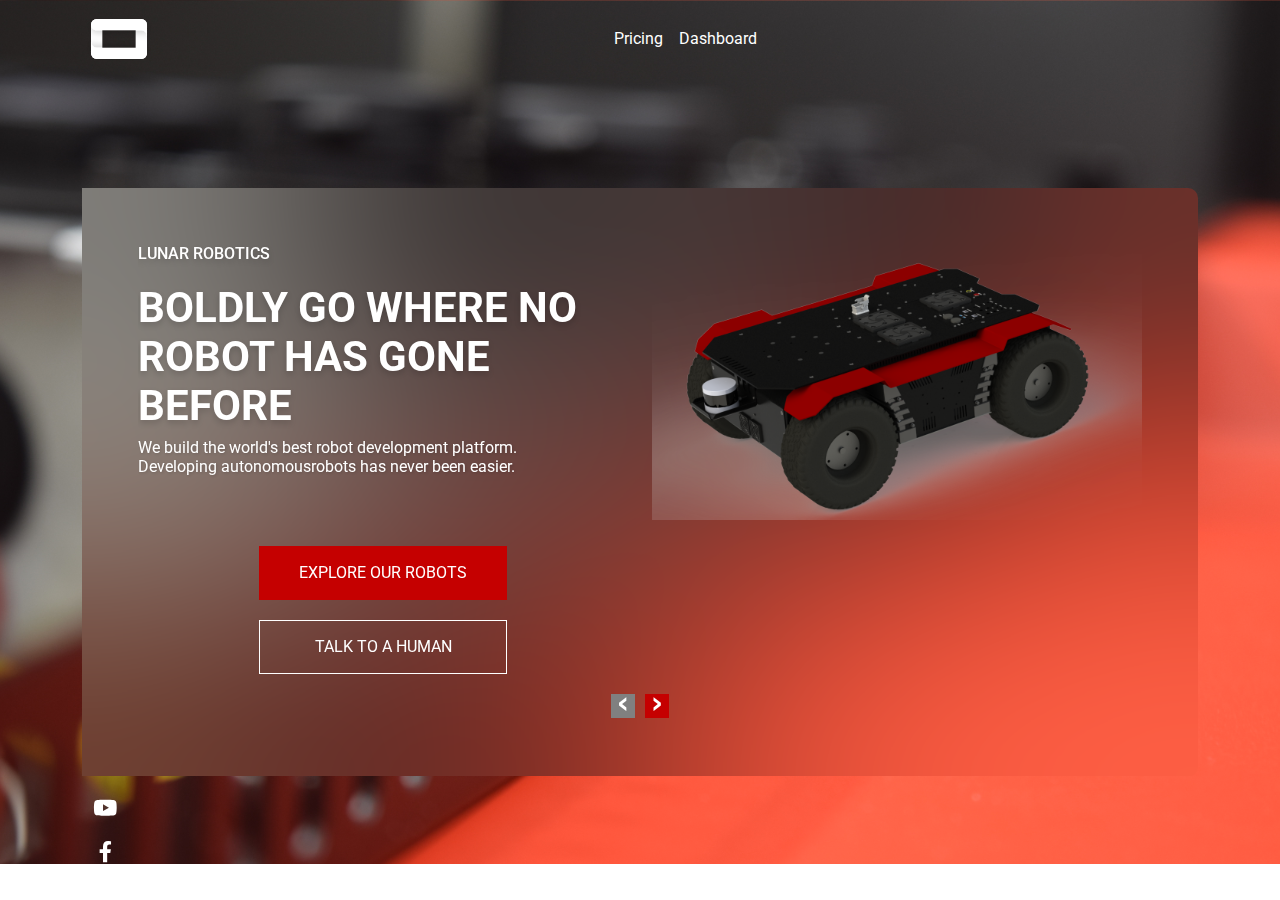
<file: index.html>
<!DOCTYPE html>
<html lang="en">

<head>
    <meta charset="UTF-8">
    <meta http-equiv="X-UA-Compatible" content="IE=edge">
    <meta name="viewport" content="width=device-width, initial-scale=1.0">
    <title>Home Page</title>
    <link rel="icon" type="image/jpg" href="assets/images/lunar-logo-vertical.jpg" />
    <link rel="stylesheet" href="assets/css/vendors/all.min.css" />
    <link rel="stylesheet" href="assets/css/vendors/bootstrap.min.css" />
    <link rel="stylesheet" href="assets/css/vendors/owl.css" />
    <link href="https://fonts.googleapis.com/css2?family=Roboto:wght@400;500;700;900&display=swap" rel="stylesheet" />
    <link rel="stylesheet" href="assets/css/main.css" />
</head>

<body>
    <section class="home">
        <nav class="navbar navbar-expand-lg navbar-light">
            <div class="container">
                <a class="navbar-brand" href="index.html">
                    <img src="assets//images/lunar-logo.svg" alt="Logo">
                </a>
                <button class="navbar-toggler" type="button" data-bs-toggle="collapse"
                    data-bs-target="#navbarSupportedContent" aria-controls="navbarSupportedContent"
                    aria-expanded="false" aria-label="Toggle navigation">
                    <span class="navbar-toggler-icon"></span>
                </button>
                <div class="collapse navbar-collapse" id="navbarSupportedContent">
                    <ul class="navbar-nav me-auto mb-2 mb-lg-0">
                        <li class="nav-item">
                            <a class="nav-link" aria-current="page" href="pricing.html">Pricing</a>
                        </li>
                        <li class="nav-item">
                            <a class="nav-link" href="dashboard.html">Dashboard</a>
                        </li>
                    </ul>
                </div>
            </div>
        </nav>
        <div class="home-body">
            <div class="container">
                <div class="body-info">
                    <div class="owl-carousel">
                        <div class="item">
                            <div class="row">
                                <div class="col-12 col-lg-6">
                                    <div class="info">
                                        <div class="text-uppercase title">lunar robotics</div>
                                        <h1 class="text-uppercase">boldly go where no robot has gone before</h1>
                                        <p class="lead">
                                            We build the world's best robot development platform.
                                        </p>
                                        <p class="lead">
                                            Developing autonomousrobots has never been easier.
                                        </p>
                                        <div class="btns">
                                            <button class="text-uppercase">
                                                explore our robots
                                            </button>
                                            <button class="text-uppercase">
                                                talk to a human
                                            </button>
                                        </div>
                                    </div>
                                </div>
                                <div class="d-none d-lg-block col-lg-6">
                                    <div>
                                        <img src="assets/images/503.png" alt="Robot">
                                    </div>
                                </div>
                            </div>
                        </div>
                        <div class="item">
                            <div class="row">
                                <div class="col-12 col-lg-6">
                                    <div class="info">
                                        <div class="text-uppercase title">lunar robotics</div>
                                        <h1 class="text-uppercase">boldly go where no robot has gone before</h1>
                                        <p class="lead">
                                            We build the world's best robot development platform.
                                        </p>
                                        <p class="lead">
                                            Developing autonomousrobots has never been easier.
                                        </p>
                                        <div class="btns">
                                            <button class="text-uppercase">
                                                explore our robots
                                            </button>
                                            <button class="text-uppercase">
                                                talk to a human
                                            </button>
                                        </div>
                                    </div>
                                </div>
                                <div class="d-none d-lg-block col-lg-6">
                                    <div>
                                        <img src="assets/images/503.png" alt="Robot">
                                    </div>
                                </div>
                            </div>
                        </div>
                        <div class="item">
                            <div class="row">
                                <div class="col-12 col-lg-6">
                                    <div class="info">
                                        <div class="text-uppercase title">lunar robotics</div>
                                        <h1 class="text-uppercase">boldly go where no robot has gone before</h1>
                                        <p class="lead">
                                            We build the world's best robot development platform.
                                        </p>
                                        <p class="lead">
                                            Developing autonomousrobots has never been easier.
                                        </p>
                                        <div class="btns">
                                            <button class="text-uppercase">
                                                explore our robots
                                            </button>
                                            <button class="text-uppercase">
                                                talk to a human
                                            </button>
                                        </div>
                                    </div>
                                </div>
                                <div class="d-none d-lg-block col-lg-6">
                                    <div>
                                        <img src="assets/images/503.png" alt="Robot">
                                    </div>
                                </div>
                            </div>
                        </div>
                    </div>
                </div>
            </div>
        </div>
        <div class="social-media">
            <div class="container">
                <div class="youtube">
                    <a href="https://www.youtube.com" target="_blank">
                        <i class="fab fa-youtube fa-fw fa-lg"></i>
                    </a>
                </div>
                <div class="fb">
                    <a href="https://www.facebook.com" target="_blank">
                        <i class="fab fa-facebook-f fa-fw fa-lg"></i>
                    </a>
                </div>
            </div>
        </div>
    </section>
    <script src="assets/js/vendors/jquery.min.js"></script>
    <script src="assets/js/vendors/plugins.js"></script>
    <script src="assets/js/main.js"></script>
</body>

</html>
</file>
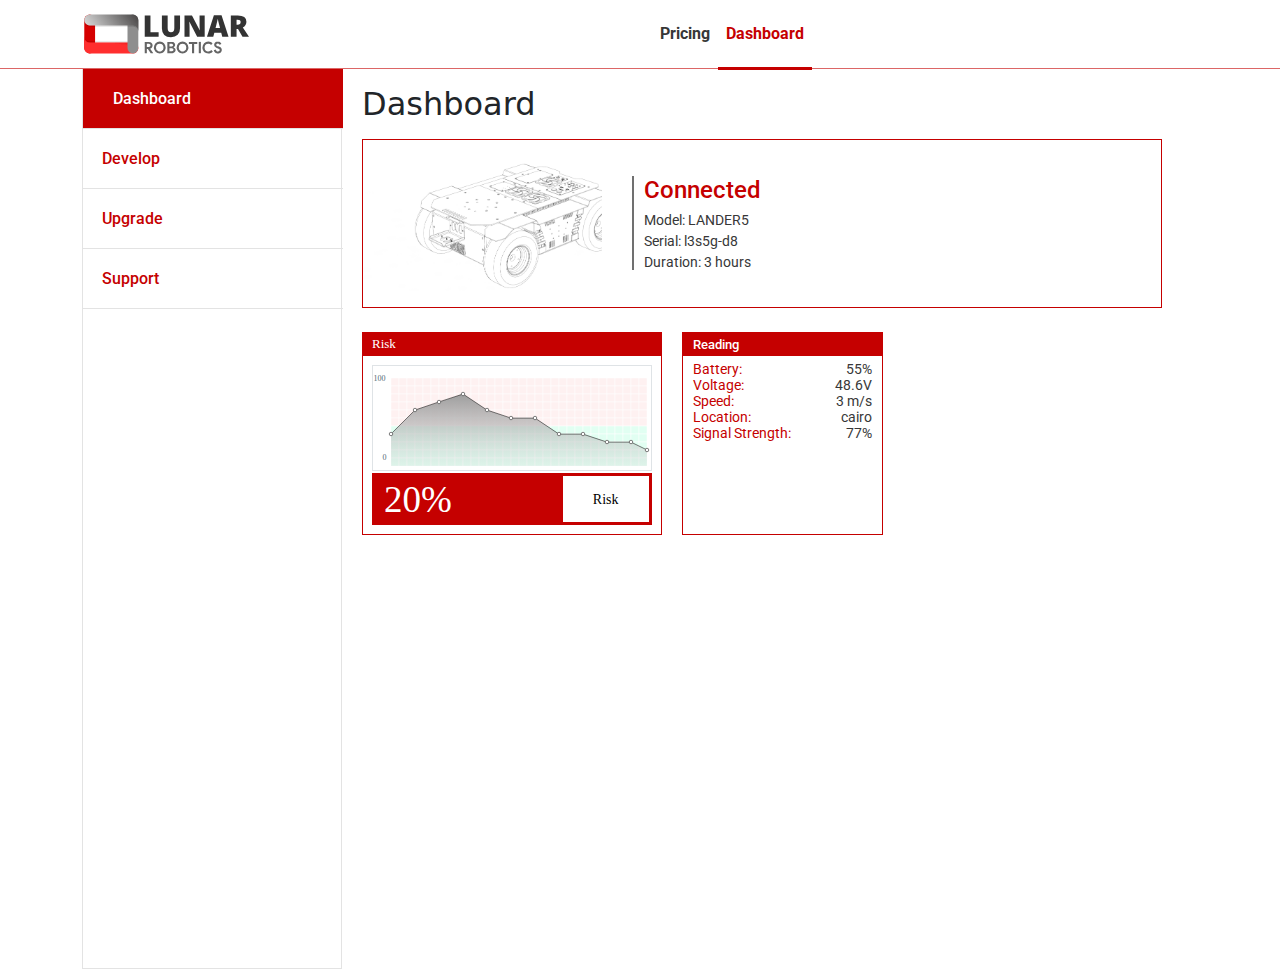
<file: dashboard.html>
<!DOCTYPE html>
<html lang="en">
<head>
    <meta charset="UTF-8">
    <meta http-equiv="X-UA-Compatible" content="IE=edge">
    <meta name="viewport" content="width=device-width, initial-scale=1.0">
    <title>Dashboard</title>
    <link rel="icon" type="image/jpg" href="assets/images/lunar-logo-vertical.jpg" />
    <link rel="stylesheet" href="assets/css/vendors/all.min.css" />
    <link rel="stylesheet" href="assets/css/vendors/bootstrap.min.css" />
    <link href="https://fonts.googleapis.com/css2?family=Roboto:wght@400;500;700;900&display=swap" rel="stylesheet" />
    <link rel="stylesheet" href="assets/css/main.css" />
</head>
<body>
    <nav class="navbar navbar-expand-lg navbar-light dashboard">
        <div class="container">
            <a class="navbar-brand" href="index.html">
                <img src="assets//images/lunar-logo-light.svg" alt="Logo">
            </a>
            <button class="navbar-toggler" type="button" data-bs-toggle="collapse"
                data-bs-target="#navbarSupportedContent" aria-controls="navbarSupportedContent"
                aria-expanded="false" aria-label="Toggle navigation">
                <span class="navbar-toggler-icon"></span>
            </button>
            <div class="collapse navbar-collapse" id="navbarSupportedContent">
                <ul class="navbar-nav me-auto mb-2 mb-lg-0">
                    <li class="nav-item">
                        <a class="nav-link" aria-current="page" href="pricing.html">Pricing</a>
                    </li>
                    <li class="nav-item">
                        <a class="nav-link active" href="dashboard.html">Dashboard</a>
                    </li>
                </ul>
            </div>
        </div>
    </nav>
    <section class="dashboard-body">
        <div class="container">
            <div class="dashboard-content">
                <div class="sidebar">
                    <ul class="list-unstyled">
                        <li class="text-capitalize active">dashboard</li>
                        <li class="text-capitalize">develop</li>
                        <li class="text-capitalize">upgrade</li>
                        <li class="text-capitalize">support</li>
                    </ul>
                    <div class="icon-change">
                        <i class="fas fa-exchange-alt fa-fw fa-lg"></i>
                    </div>
                </div>
                <div class="content">
                    <h2 class="text-capitalize title my-3">dashboard</h2>
                    <div class="status py-3">
                        <img src="assets/images/Web-1366–7.svg" alt="Robot" />
                        <div class="info">
                            <h3 class="state text-capitalize">connected</h3>
                            <ul class="list-unstyled">
                                <li>Model: LANDER5</li>
                                <li>Serial: l3s5g-d8</li>
                                <li>Duration: 3 hours</li>
                            </ul>
    
                        </div>
                    </div>
                    <div class="statistics mt-4">
                        <img src="assets/images/Graph.svg" alt="Graph" />
                        <div class="statics">
                            <div class="title text-capitalize">reading</div>
                            <ul class="list-unstyled">
                                <li>
                                    <span class="text-capitalize">battery:</span>
                                    <span>55%</span>
                                </li>
                                <li>
                                    <span class="text-capitalize">voltage:</span>
                                    <span>48.6V</span>
                                </li>
                                <li>
                                    <span class="text-capitalize">speed:</span>
                                    <span>3 m/s</span>
                                </li>
                                <li>
                                    <span class="text-capitalize">location:</span>
                                    <span>cairo</span>
                                </li>
                                <li>
                                    <span class="text-capitalize">signal strength:</span>
                                    <span>77%</span>
                                </li>
                            </ul>
                        </div>
                    </div>
                </div>
            </div>
        </div>
    </section>
    <script src="assets/js/vendors/jquery.min.js"></script>
    <script src="assets/js/vendors/plugins.js"></script>
    <script src="assets/js/main.js"></script>
</body>
</html>
</file>
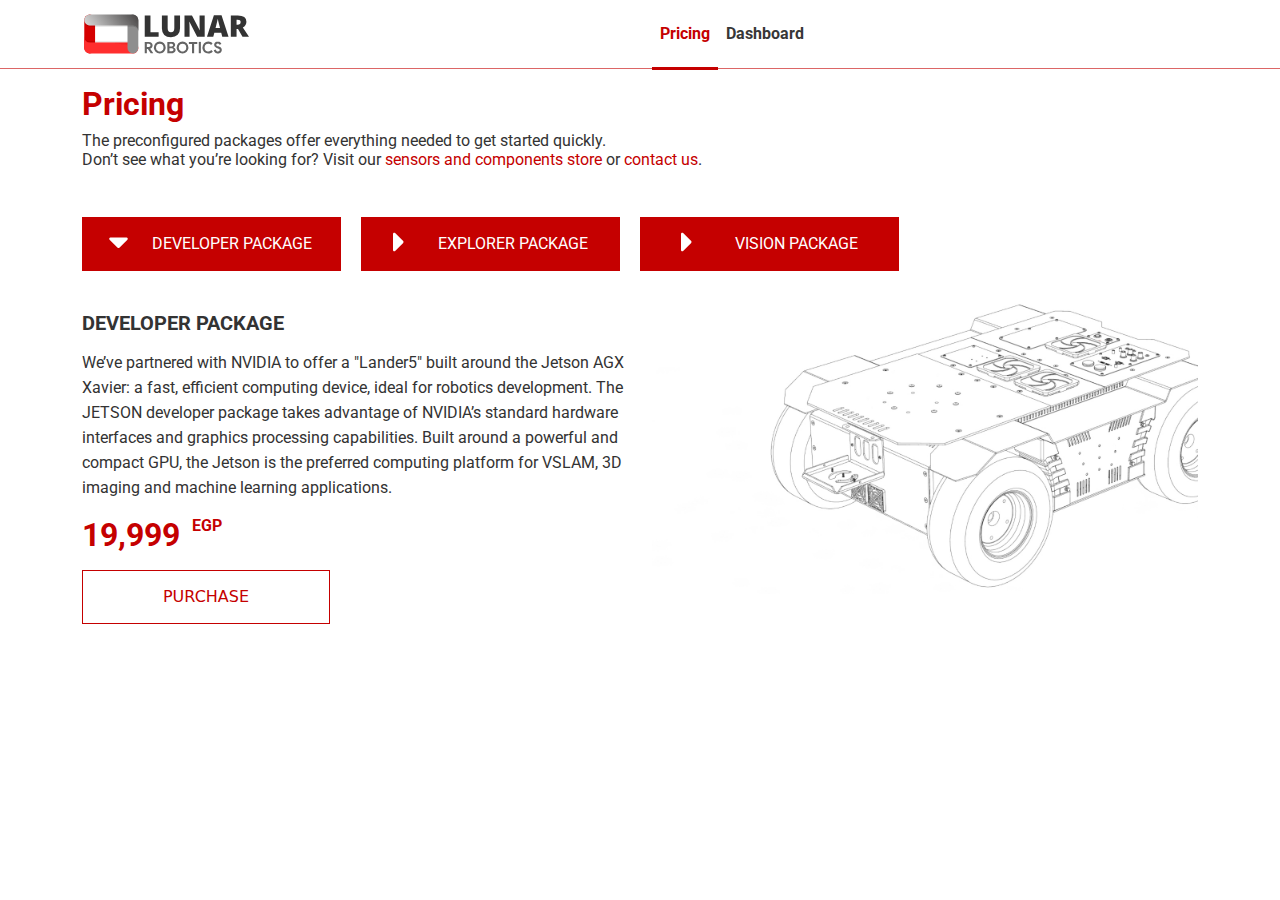
<file: pricing.html>
<!DOCTYPE html>
<html lang="en">
<head>
    <meta charset="UTF-8">
    <meta http-equiv="X-UA-Compatible" content="IE=edge">
    <meta name="viewport" content="width=device-width, initial-scale=1.0">
    <title>Pricing Page</title>
    <link rel="icon" type="image/jpg" href="assets/images/lunar-logo-vertical.jpg" />
    <link rel="stylesheet" href="assets/css/vendors/all.min.css" />
    <link rel="stylesheet" href="assets/css/vendors/bootstrap.min.css" />
    <link href="https://fonts.googleapis.com/css2?family=Roboto:wght@400;500;700;900&display=swap" rel="stylesheet" />
    <link rel="stylesheet" href="assets/css/main.css" />
</head>
<body>
    <nav class="navbar navbar-expand-lg navbar-light dashboard">
        <div class="container">
            <a class="navbar-brand" href="index.html">
                <img src="assets//images/lunar-logo-light.svg" alt="Logo">
            </a>
            <button class="navbar-toggler" type="button" data-bs-toggle="collapse"
                data-bs-target="#navbarSupportedContent" aria-controls="navbarSupportedContent"
                aria-expanded="false" aria-label="Toggle navigation">
                <span class="navbar-toggler-icon"></span>
            </button>
            <div class="collapse navbar-collapse" id="navbarSupportedContent">
                <ul class="navbar-nav me-auto mb-2 mb-lg-0">
                    <li class="nav-item">
                        <a class="nav-link active" aria-current="page" href="pricing.html">Pricing</a>
                    </li>
                    <li class="nav-item">
                        <a class="nav-link" href="dashboard.html">Dashboard</a>
                    </li>
                </ul>
            </div>
        </div>
    </nav>
    <section class="price-body">
        <div class="container">
            <div class="price-info">
                <h2 class="title text-capitalize mt-3">pricing</h2>
                <p class="lead">The preconfigured packages offer everything needed to get started quickly.</p> 
                <p>Don’t see what you’re looking for? Visit our <span>sensors and components store</span> or <span>contact us</span>.</p>
            </div>
            <div class="price-content mt-5">
                <ul class="list-unstyled">
                    <li data-content=".developer">
                        <div class="right-arrow active">
                            <i class="fas fa-caret-right fa-2x"></i>
                        </div>
                        <span class="text-uppercase">developer package</span>
                    </li>
                    <li data-content=".explorer">
                        <div class="right-arrow">
                            <i class="fas fa-caret-right fa-2x"></i>
                        </div>
                        <span class="text-uppercase">explorer package</span>
                    </li>
                    <li data-content=".vision">
                        <div class="right-arrow">
                            <i class="fas fa-caret-right fa-2x"></i>
                        </div>
                        <span class="text-uppercase">vision package</span>
                    </li>
                </ul>
                <div class="items">
                    <div class="item developer">
                        <div class="row">
                            <div class="col-12 col-md-6">
                                <div class="info">
                                    <div class="title text-uppercase mt-4">developer package</div>
                                    <p>We’ve partnered with NVIDIA to offer a "Lander5" built around the Jetson AGX Xavier: a fast, efficient computing device, ideal for robotics development. The JETSON developer package takes advantage of NVIDIA’s standard hardware interfaces and graphics processing capabilities. Built around a powerful and compact GPU, the Jetson is the preferred computing platform for VSLAM, 3D imaging and machine learning applications.</p>
                                    <div class="price mb-3">
                                        19,999
                                        <span class="text-uppercase">egp</span>
                                    </div>
                                    <button class="text-uppercase">purchase</button>
                                </div>
                            </div>
                            <div class="col-12 col-md-6">
                                <img src="assets/images/Web-1366–7.svg" alt="Robot">
                            </div>
                        </div>
                    </div>
                    <div class="item explorer">
                        <div class="row">
                            <div class="col-12 col-md-6">
                                <div class="info">
                                    <div class="title text-uppercase mt-4">explorer package</div>
                                    <p>The Lander5 Explorer Package is designed for basic autonomous operation in both indoor and outdoor environments. Applications range from GPS waypoint navigation with laser-based collision avoidance, to indoor mapping and path planning. A powerful Mini-ITX computer system comes pre-installed with Linux and ROS; all component ROS drivers are installed and pre-configured.</p>
                                    <div class="price mb-3">
                                        24,999
                                        <span class="text-uppercase">egp</span>
                                    </div>
                                    <button class="text-uppercase">purchase</button>
                                </div>
                            </div>
                            <div class="col-12 col-md-6">
                                <img src="assets/images/503.png" alt="Robot">
                            </div>
                        </div>
                    </div>
                    <div class="item vision">
                        <div class="row">
                            <div class="col-12 col-md-6">
                                <div class="info">
                                    <div class="title text-uppercase mt-4">vision package</div>
                                    <p>The Lander5 Vision Package includes two front-facing FLIR Blackfly cameras for stereo vision, an upgraded GPU graphics card and a high performance computer. This package comes with a pre-installed CUDA toolkit, and is fully supported with ROS, RViz (visualization), and Gazebo (simulator).</p>
                                    <div class="price mb-3">
                                        29,999
                                        <span class="text-uppercase">egp</span>
                                    </div>
                                    <button class="text-uppercase">purchase</button>
                                </div>
                            </div>
                            <div class="col-12 col-md-6">
                                <img src="assets/images/602.JPG" alt="Robot">
                            </div>
                        </div>
                    </div>
                </div>
            </div>
        </div>

    </section>
    <script src="assets/js/vendors/jquery.min.js"></script>
    <script src="assets/js/vendors/plugins.js"></script>
    <script src="assets/js/main.js"></script>
</body>
</html>
</file>
<file: assets/css/main.css>
/* Start Global Code */
* {
    box-sizing: border-box;
}
:root {
    --mainColor: #C50000;
    --white: #fff;
    --grey: #00000029;
    --darkGrey:#373737;
    --dark: #333333;
}
img {
    max-width: 100%;
}
.move-side {
    left: 0 !important;
}
/* End Global Code */
/* Start Common Code */
.navbar-light .navbar-nav .nav-link:hover,
nav.dashboard .navbar-nav .nav-item .nav-link:hover,
nav.dashboard .navbar-nav .nav-item .nav-link.active,
.dashboard-body .dashboard-content .sidebar ul li,
.dashboard-body .dashboard-content .content .status .info .state,
.dashboard-body .dashboard-content .content .statistics .statics ul li span:first-child,
.price-body .price-info .title,
.price-body .price-info p span,
.price-body .price-content .items .item .info .price,
.price-body .price-content .items .item .info button {
    color: var(--mainColor);
}
.navbar-light .navbar-nav .nav-link,
.home-body,
.home-body .info .btns button,
.home .social-media a,
.dashboard-body .dashboard-content .sidebar ul li:hover,
.dashboard-body .dashboard-content .sidebar ul li.active,
.dashboard-body .dashboard-content .content .statistics .statics .title,
.price-body .price-content ul li,
.price-body .price-content .items .item .info button:hover {
    color: var(--white);
}

.dashboard-body .dashboard-content .content .status .info ul li,
nav.dashboard .navbar-nav .nav-item .nav-link,
.dashboard-body .dashboard-content .content .statistics .statics ul li span:last-child {
    color: var(--darkGrey);
}
.price-body .price-info p,
.price-body .price-content .items .item .info .title {
    color: var(--dark);
}
.home-body .info .btns button:first-child,
.owl-carousel .owl-nav button.owl-prev,
.owl-carousel .owl-nav button.owl-next,
.owl-carousel button.owl-dot,
.dashboard-body .dashboard-content .sidebar ul li:hover,
.dashboard-body .dashboard-content .sidebar ul li.active,
.dashboard-body .dashboard-content .content .statistics .statics .title,
.price-body .price-content ul li,
.price-body .price-content .items .item .info button:hover {
    background-color: var(--mainColor);
}
.home-body .info p,
.home-body .info .btns button,
.price-body .price-info p,
.price-body .price-content ul li span,
.price-body .price-content .items .item .info p {
    font: 400 16px 'Roboto', sans-serif;
}
.home-body .info .title,
.dashboard-body .dashboard-content .sidebar ul li {
    font: 500 16px 'Roboto', sans-serif;
}
.dashboard-body .dashboard-content .content .status .info ul li,
.dashboard-body .dashboard-content .content .statistics .statics ul li span:first-child,
.dashboard-body .dashboard-content .content .statistics .statics ul li span:last-child {
    font: 400 14px 'Roboto', sans-serif;
}
.price-body .price-info .title,
.price-body .price-content .items .item .info .price {
    font: 700 32px 'Roboto', sans-serif;
}
/* End Common Code */
/* Start Navbar */
nav {
    z-index: 2;
}
.navbar-nav {
    justify-content: center;
    width: 100%;
    font-size: 16px;
    font-family: 'Roboto', sans-serif;
}
.navbar-light .navbar-toggler {
    border-color: var(--white);
}
/* End Navbar */
/* Start Home Section */
.home {
    position: relative;
    height: 100vh;
}
.home::before {
    content: "";
    background-image: url("../images/DSC_0038.JPG");
    background-size: cover;
    background-position: center;
    position: absolute;
    top: 0;
    left: 0;
    right: 0;
    bottom: 0;
    width: 100%;
    height: 100%;
    z-index: -1;
}
.home-body {
    width: 1295px;
    margin: 110px auto 0;
}
.home-body .body-info {
    border-radius: 0px 10px 10px 0px;
    -webkit-backdrop-filter: blur(140px);
    backdrop-filter: blur(140px);
    padding: 3.5rem;
}
.home-body .info .title {
    margin-bottom: 20px;
}
.home-body .info h1 {
    font: 700 2.6rem 'Roboto', sans-serif;
}
.home-body .info .title,
.home-body .info h1 {
    text-shadow: 0px 3px 6px var(--grey);
}
.home-body .info p {
    margin: 0;
    text-shadow: 1px 1px 3px var(--grey);
}
.home-body .info .btns {
    margin-top: 70px;
    display: flex;
    align-items: center;
}
.home-body .info .btns button {
    border: 1px solid transparent;
    padding: 0.7rem 2.4rem;
    width: 248px;
    height: 54px;
}
.home-body .info .btns button:first-child {
    margin-right: 15px;
}
.home-body .info .btns button:last-child {
    background-color:transparent;
    border: 1px solid var(--white);
}
.owl-carousel .owl-nav button.owl-prev,
.owl-carousel .owl-nav button.owl-next,
.owl-carousel button.owl-dot {
    width: 24px;
    height: 24px;
    line-height: 0px;
}
.owl-carousel .owl-nav button span {
    font-weight: bold;
    font-size: 30px;
}
.owl-carousel .owl-nav button.owl-prev {
    margin-right: 10px;
}
.owl-carousel .owl-nav button.disabled {
    background-color: grey;
    cursor: no-drop;
}
.home .social-media {
    margin-top: 20px;
    margin-left: 20px;
}
.home .social-media .youtube {
    margin-bottom: 20px;
}
.home .social-media .youtube a,
.home .social-media .fb a {
    transition: color .4s linear;
}
.home .social-media .youtube a:hover {
    color: #ff0000;
}
.home .social-media .fb a:hover {
    color: #1877f2;
}
/* End Home Section */
/* Start Dashboard Page */
nav.dashboard {
    border-bottom: 1px solid #c5000099;
}
nav.dashboard .navbar-brand {
    max-width: 15%;
}
nav.dashboard .navbar-nav .nav-item .nav-link {
    font: 700 16px 'Roboto', sans-serif;
    transition: color .4s linear;
    position: relative;
}
nav.dashboard .navbar-nav .nav-item .nav-link.active::after {
    content: "";
    position: absolute;
    bottom: -19px;
    left: 0;
    width: 100%;
    border-bottom: 3px solid var(--mainColor);
}
.dashboard-body .dashboard-content {
    display: flex;
}
.dashboard-body .dashboard-content .sidebar {
    border: 1px solid #E3E3E3;
    border-top: none;
    height: 100vh;
    width: 260px;
    position: relative;
}
.dashboard-body .dashboard-content .sidebar ul li {
    border-bottom: 1px solid #E3E3E3;
    padding: 20px 19px;
    cursor: pointer;
    transition: background-color .4s linear, color .4s linear, padding-left .4s linear;
    width: 260px;
    height: 60px;
}
.dashboard-body .dashboard-content .sidebar ul li:hover,
.dashboard-body .dashboard-content .sidebar ul li.active {
    padding-left: 30px;
}
.dashboard-body .dashboard-content .sidebar .icon-change {
    position: absolute;
    right: -27px;
    top: 0;
    cursor: pointer;
    display: none;
}
.dashboard-body .dashboard-content .content {
    margin-left: 20px;
}
.dashboard-body .dashboard-content .content .status {
    border: 1px solid var(--mainColor);
    display: flex;
    align-items: center;
    width: 800px;
}
.dashboard-body .dashboard-content .content .status img {
    max-width: 30%;
    margin-right: 30px;
}
.dashboard-body .dashboard-content .content .status .info {
    border-left: 2px solid #707070;
    padding-left: 10px;
}
.dashboard-body .dashboard-content .content .status .info .state {
    font: 500 24px 'Roboto', sans-serif;
}
.dashboard-body .dashboard-content .content .status .info ul {
    margin: 0;
}
.dashboard-body .dashboard-content .content .status .info ul li:not(:last-child) {
    margin-bottom: 5px;
}
.dashboard-body .dashboard-content .content .statistics {
    display: flex;
}
.dashboard-body .dashboard-content .content .statistics .statics {
    border: 1px solid var(--mainColor);
    width: 201px;
    height: 203px;
    margin-left: 20px;
}
.dashboard-body .dashboard-content .content .statistics .statics .title {
    font: 500 13px 'Roboto', sans-serif;
    padding: 4px 0 4px 10px;
}
.dashboard-body .dashboard-content .content .statistics .statics ul {
    padding: 5px 10px;
}
.dashboard-body .dashboard-content .content .statistics .statics ul li {
    display: flex;
    align-items: center;
    justify-content: space-between;
}
/* End Dashboard Page */
/* Start Pricing Page */
.price-body .price-info p {
    margin: 0;
}
.price-body .price-content ul {
    display: flex;
    align-items: center;
}
.price-body .price-content ul li {
    cursor: pointer;
    width: 259px;
    height: 54px;
    display: flex;
    align-items: center;
    justify-content: space-evenly;
}
.price-body .price-content ul li .right-arrow {
    transition: transform .3s linear;
}
.price-body .price-content ul li .right-arrow.active {
    transform: rotate(90deg);
}
.price-body .price-content ul li:not(:last-child) {
    margin-right: 20px;
}
.price-body .price-content .items .item {
    display: none;
}
.price-body .price-content .items .item:first-child {
    display: block;
}
.price-body .price-content .items .item .info .title {
    font: 700 20px 'Roboto', sans-serif;
    margin-bottom: 15px;
}
.price-body .price-content .items .item .info p {
    line-height: 25px;
    color: #333333;
}
.price-body .price-content .items .item .info .price {
    position: relative;
}
.price-body .price-content .items .item .info .price span {
    position: absolute;
    left: 110px;
    top: 0px;
    font-size: 16px;
}
.price-body .price-content .items .item .info button {
    background-color: transparent;
    border: 1px solid var(--mainColor);
    width: 248px;
    height: 54px;
    transition: background-color .4s linear, color .4s linear;
}
.price-body .price-content .items .item img {
    animation-duration: 7s;
    animation-name: move;
    animation-iteration-count: infinite;
}
/* End Pricing Page */
/* Start Animation */
@keyframes move {
    0% {
        transform: translateY(0);
    }
    50% {
        transform: translateY(20px);
    }
    100% {
        transform: translateY(0);
    }
}
/* End Animation */

/* Start Media Query */

/* Start Navbar */
@media(max-width: 767px) {
    nav.dashboard .navbar-nav .nav-item .nav-link.active::after {
        display: none;
    }
}
@media(min-width: 992px) and (max-width: 1199px) {
    nav.dashboard .navbar-nav .nav-item .nav-link.active::after {
        bottom: -15px;
    }
}
/* End Navbar*/
/* Start Home Page */
@media(max-width: 575px) {
    .home-body .info .btns button:last-child {
        width: 223px;
    }
}
@media(min-width: 360px) and (max-width: 991px) {
    .home-body .body-info .item {
        text-align: center;
    }
}
@media(min-width: 360px) and (max-width: 1399px) {
    .home {
        height: unset;
    }
    .home-body {
        width: 100%;
    }
    .home-body .owl-carousel .owl-nav {
        margin-top: 20px;
        text-align: center;
    }
    .home-body .info .btns {
        flex-direction: column;
    }
    .home-body .info .btns button:first-child {
        margin-right: 0;
        margin-bottom: 20px;
    }
}
@media (min-width: 768px) and (max-width: 991px) {
    .home-body .info .btns {
        flex-direction: unset;
        justify-content: center;
    }
    .home-body .info .btns button:first-child {
        margin-bottom: 0;
        margin-right: 20px;
    }
}
@media(min-width: 992px) and (max-width: 1199px) {
    .home-body .body-info .item {
        text-align: unset !important;
    }
    .home-body .info .btns {
        flex-direction: column;
        justify-content: center;
    }
    .home-body .info .btns button:first-child {
        margin-right: 0;        
        margin-bottom: 20px;
    }
    .row {
        align-items: center;
    }
}
/* End Home Page */

/* Start Pricing Page */
@media(max-width: 767px) {
    .price-body .price-info {
        text-align: center;
    }
    .price-body .price-content ul {
        flex-direction: column;
    }
    .price-body .price-content ul li:not(:last-child) {
        margin-right: 0;
        margin-bottom: 10px;
    }
    .price-body .price-content .items .item .info {
        text-align: center;
    }
}
@media(max-width: 575px) {
    .price-body .price-content .items .item .info .price span {
        left: 220px;
    }
}
@media(min-width: 576px) and (max-width: 767px) {
    .price-body .price-content .items .item .info .price span {
        left: 310px;
    }
}
/* End Pricing Page */

/* Start Dashboard */
@media(max-width: 991px) {
    .dashboard-body .dashboard-content {
        flex-direction: column;
    }
    .dashboard-body .dashboard-content .sidebar {
        background-color: white;
        position: fixed;
        left: -261px;
        transition: left .4s linear;
    }
    .dashboard-body .dashboard-content .sidebar .icon-change {
        display: block;
    }
    .dashboard-body .dashboard-content .content .title {
        text-align: center;
    }
    .dashboard-body .dashboard-content .content .status {
        width: 100%;
        flex-direction: column;
    }
    .dashboard-body .dashboard-content .content .status img {
        max-width: 80%;
    }
    .dashboard-body .dashboard-content .content .status .info {
        border: none;
        margin-top: 20px;
    }
    .dashboard-body .dashboard-content .content .statistics {
        flex-direction: column;
    }
    .dashboard-body .dashboard-content .content .statistics img {
        margin-bottom: 20px;
    }
    .dashboard-body .dashboard-content .content .statistics .statics {
        width: 100%;
        margin-left: 0;
    }
    .dashboard-body .dashboard-content .content .statistics .statics ul li span:first-child,
    .dashboard-body .dashboard-content .content .statistics .statics ul li span:last-child,
    .dashboard-body .dashboard-content .content .statistics .statics .title {
        font-size: 20px;
    }
}
@media(min-width: 992px) and (max-width: 1199px) {
    .dashboard-body .dashboard-content .content .status {
        width: unset;
    }
    .dashboard-body .dashboard-content .content .statistics .statics {
        margin-left: 20px;
    }
    .dashboard-body .dashboard-content .content .statistics .statics ul li span:first-child,
    .dashboard-body .dashboard-content .content .statistics .statics ul li span:last-child,
    .dashboard-body .dashboard-content .content .statistics .statics .title {
        font-size: 20px;
    }
} 
/* End Dashboard */

/* End Media Query */
</file>
